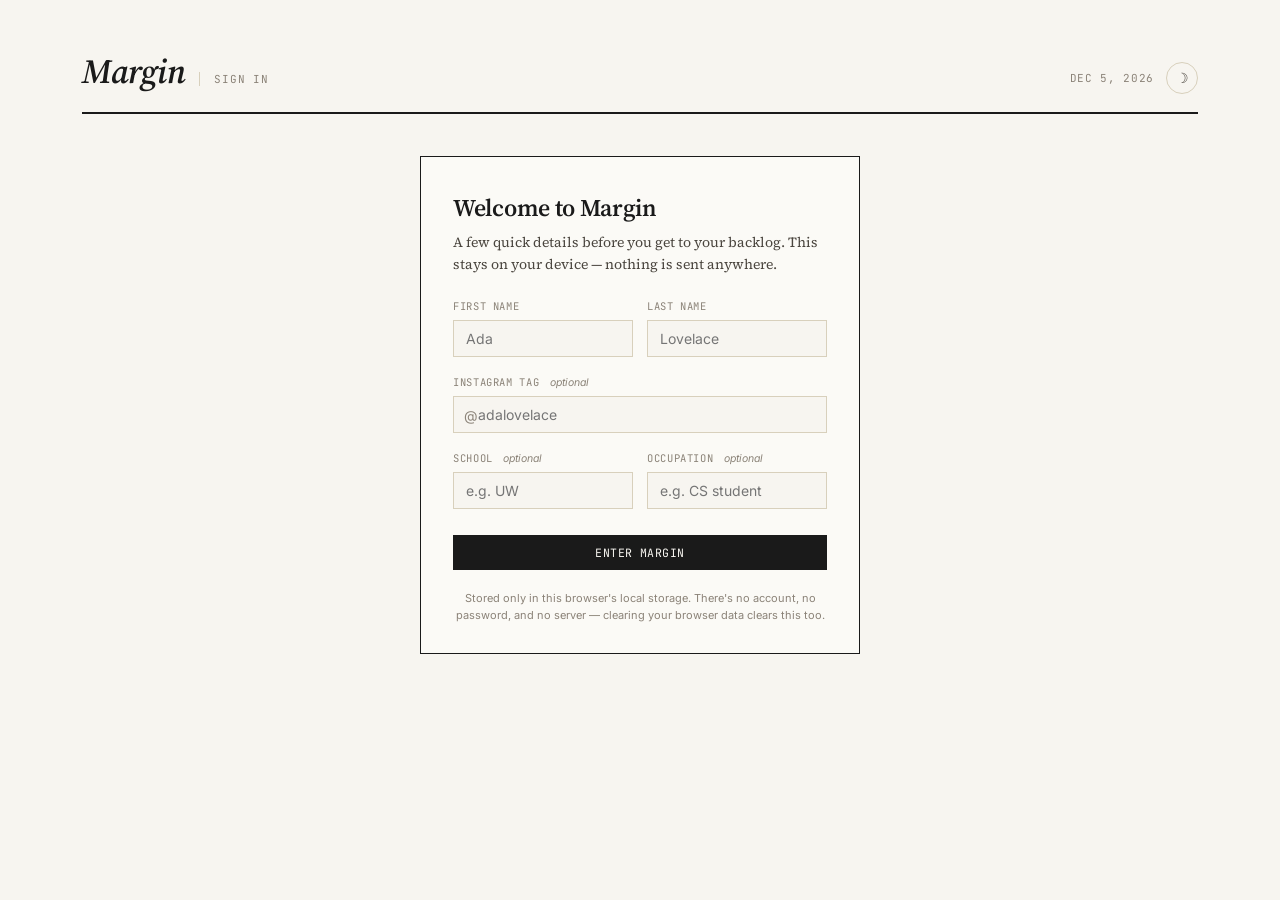
<file: login.html>
<!DOCTYPE html>
<html lang="en">
<head>
<meta charset="UTF-8">
<meta name="viewport" content="width=device-width, initial-scale=1.0">
<title>Margin — sign in</title>
<link rel="preconnect" href="https://fonts.googleapis.com">
<link href="https://fonts.googleapis.com/css2?family=Source+Serif+4:ital,opsz,wght@0,8..60,400;0,8..60,500;0,8..60,600;1,8..60,400&family=JetBrains+Mono:wght@400;500;600&family=Inter:wght@400;500;600&display=swap" rel="stylesheet">
<link rel="stylesheet" href="style.css">
<link rel="stylesheet" href="login.css">
</head>
<body>
<div class="wrap">

  <div class="masthead">
    <div class="brand">
      <span class="mark">Margin</span>
      <span class="tag" id="pageTag">sign in</span>
    </div>
    <div class="masthead-right">
      <span class="date" id="dateline"></span>
      <button class="theme-toggle" id="themeToggle" title="Switch theme" aria-label="Switch between light and dark theme">&#9789;</button>
    </div>
  </div>

  <div class="login-stage">
    <div class="login-card">
      <div class="login-head">
        <h1 id="loginHeading">Welcome to Margin</h1>
        <p class="login-deck" id="loginDeck">A few quick details before you get to your backlog. This stays on your device — nothing is sent anywhere.</p>
      </div>

      <div class="login-error" id="loginError"></div>

      <form id="loginForm">
        <div class="field-row">
          <div class="field-group">
            <label>First name</label>
            <input type="text" id="lFirstName" placeholder="Ada" autocomplete="given-name">
          </div>
          <div class="field-group">
            <label>Last name</label>
            <input type="text" id="lLastName" placeholder="Lovelace" autocomplete="family-name">
          </div>
        </div>

        <div class="field-group">
          <label>Instagram tag <span class="optional-tag">optional</span></label>
          <div class="ig-input-wrap">
            <input type="text" id="lInstagram" placeholder="adalovelace" autocomplete="off">
          </div>
        </div>

        <div class="field-row">
          <div class="field-group">
            <label>School <span class="optional-tag">optional</span></label>
            <input type="text" id="lSchool" placeholder="e.g. UW" autocomplete="organization">
          </div>
          <div class="field-group">
            <label>Occupation <span class="optional-tag">optional</span></label>
            <input type="text" id="lOccupation" placeholder="e.g. CS student" autocomplete="off">
          </div>
        </div>

        <div class="login-actions">
          <a href="index.html" class="login-cancel" id="loginCancel" style="display:none;">Cancel</a>
          <button type="submit" class="btn btn-primary" id="loginSubmitBtn">Enter Margin</button>
        </div>
      </form>

      <p class="login-footer-note">Stored only in this browser's local storage. There's no account, no password, and no server — clearing your browser data clears this too.</p>
    </div>
  </div>

</div>

<div class="toast" id="toast"></div>

<script src="login.js"></script>
</body>
</html>
</file>
<file: style.css>
/* ============================================================
   MARGIN — submission backlog
   Theme variables: light is default, [data-theme="dark"] overrides
   ============================================================ */

:root{
  --paper: #F7F5F0;
  --paper-2: #FBFAF6;
  --ink: #1A1A1A;
  --ink-soft: #4A453E;
  --pencil: #8B8378;
  --tan: #E8E2D4;
  --tan-line: #D8D0BC;
  --red: #B0341F;
  --red-soft: #F5E2DC;
  --green: #2D5C4D;
  --green-soft: #DCE8E2;
  --amber: #93640E;
  --amber-soft: #F1E6CC;
  --blue: #2A4D6E;
  --blue-soft: #DCE6EE;
  --radar-freq: #284159;
  --radar-freq-soft: #D7E1EA;
  --radar-success: #D9822E;
  --radar-success-soft: #F7E2CC;
  --overlay: rgba(26,26,26,0.45);
  --shadow-card: 0 1px 2px rgba(26,26,26,0.05), 0 6px 18px rgba(26,26,26,0.04);
  --transition-fast: 0.15s ease;
  --transition-base: 0.25s ease;
}

[data-theme="dark"]{
  --paper: #1B1A17;
  --paper-2: #221F1A;
  --ink: #F2EFE8;
  --ink-soft: #C9C3B6;
  --pencil: #8A8275;
  --tan: #2E2A23;
  --tan-line: #3D3729;
  --red: #E08366;
  --red-soft: #3A2620;
  --green: #6FBFA0;
  --green-soft: #1F352D;
  --amber: #E0B85A;
  --amber-soft: #38301B;
  --blue: #8FB6DA;
  --blue-soft: #1F2E3D;
  --radar-freq: #5B86AE;
  --radar-freq-soft: #1F2E3D;
  --radar-success: #F7C873;
  --radar-success-soft: #3A2C18;
  --overlay: rgba(0,0,0,0.6);
  --shadow-card: 0 1px 2px rgba(0,0,0,0.3), 0 6px 18px rgba(0,0,0,0.25);
}

*{box-sizing:border-box;}

body{
  margin:0;
  background:var(--paper);
  color:var(--ink);
  font-family:'Inter',sans-serif;
  -webkit-font-smoothing:antialiased;
  transition:background var(--transition-base), color var(--transition-base);
}

.wrap{max-width:1180px;margin:0 auto;padding:48px 32px 96px;}

/* ---------- Header ---------- */
.masthead{
  display:flex;justify-content:space-between;align-items:flex-end;
  border-bottom:2px solid var(--ink);padding-bottom:18px;margin-bottom:6px;
  transition:border-color var(--transition-base);
}
.brand{display:flex;align-items:baseline;gap:14px;}
.brand .mark{font-family:'Source Serif 4',serif;font-style:italic;font-weight:600;font-size:34px;letter-spacing:-0.5px;}
.brand .tag{
  font-family:'JetBrains Mono',monospace;font-size:11px;letter-spacing:0.08em;text-transform:uppercase;
  color:var(--pencil);border-left:1px solid var(--tan-line);padding-left:14px;
}
.masthead-right{display:flex;align-items:center;gap:12px;flex-wrap:wrap;}
.masthead .date{
  font-family:'JetBrains Mono',monospace;font-size:11px;color:var(--pencil);
  text-transform:uppercase;letter-spacing:0.06em;
}
.theme-toggle{
  background:none;border:1px solid var(--tan-line);color:var(--ink-soft);
  width:32px;height:32px;border-radius:50%;cursor:pointer;
  display:flex;align-items:center;justify-content:center;font-size:14px;
  transition:all var(--transition-fast);
}
.theme-toggle:hover{border-color:var(--ink);color:var(--ink);transform:rotate(15deg);}

/* ---------- Profile chip (masthead) ---------- */
.profile-chip{
  font-family:'JetBrains Mono',monospace;font-size:11px;color:var(--ink-soft);
  border:1px solid var(--tan-line);border-radius:14px;padding:5px 12px;white-space:nowrap;cursor:default;
  transition:border-color var(--transition-fast);
}
.profile-chip .profile-name-prefix{color:var(--pencil);}
.icon-btn-circle{
  background:none;border:1px solid var(--tan-line);color:var(--ink-soft);
  width:28px;height:28px;border-radius:50%;cursor:pointer;
  display:flex;align-items:center;justify-content:center;font-size:12px;
  transition:all var(--transition-fast);flex-shrink:0;
}
.icon-btn-circle:hover{border-color:var(--ink);color:var(--ink);transform:translateY(-1px);}
.icon-btn-circle.danger:hover{border-color:var(--red);color:var(--red);}

.deck{font-family:'Source Serif 4',serif;font-size:17px;color:var(--ink-soft);max-width:680px;margin:18px 0 36px;line-height:1.5;}

/* ---------- Mascot ---------- */
.mascot-svg{width:52px;height:52px;flex-shrink:0;}
.mascot-svg .m-face{transition:d var(--transition-base);}
.mascot-svg .m-body{fill:var(--tan);stroke:var(--ink);stroke-width:1.5;transition:fill var(--transition-base), stroke var(--transition-base);}
.mascot-svg .m-eye{fill:var(--ink);transition:fill var(--transition-base);}
.mascot-svg .m-mouth{stroke:var(--ink);stroke-width:2;fill:none;stroke-linecap:round;transition:stroke var(--transition-base), d var(--transition-base);}
.mascot-svg.mood-up .m-body{fill:var(--green-soft);}
.mascot-svg.mood-down .m-body{fill:var(--red-soft);}
.mascot-svg.mood-neutral .m-body{fill:var(--tan);}
.mascot-bob{animation:mascotBob 3.2s ease-in-out infinite;}
@keyframes mascotBob{
  0%,100%{transform:translateY(0) rotate(0deg);}
  50%{transform:translateY(-4px) rotate(-2deg);}
}

/* ---------- Stat strip ---------- */
.stat-strip{display:grid;grid-template-columns:repeat(4,1fr);border:1.5px solid var(--ink);background:var(--paper-2);transition:border-color var(--transition-base), background var(--transition-base);}
.stat-cell{padding:20px 22px;border-right:1.5px solid var(--ink);position:relative;overflow:hidden;}
.stat-cell:last-child{border-right:none;}
.stat-label{font-family:'JetBrains Mono',monospace;font-size:10.5px;letter-spacing:0.08em;text-transform:uppercase;color:var(--pencil);margin-bottom:8px;}
.stat-value{font-family:'Source Serif 4',serif;font-size:30px;font-weight:600;line-height:1;display:inline-block;}
.stat-value.counting{color:var(--ink);}
.stat-sub{font-size:12px;color:var(--ink-soft);margin-top:6px;}
.stat-cell::after{
  content:'';position:absolute;bottom:0;left:0;height:2px;width:0%;background:var(--ink);
  transition:width 0.9s cubic-bezier(0.22, 1, 0.36, 1);
}
.stat-cell.animate-in::after{width:100%;}

/* ---------- Signal box ---------- */
.signal-box{border:1.5px solid var(--ink);border-top:none;background:#fff;padding:20px 24px;margin-bottom:36px;transition:background var(--transition-base), border-color var(--transition-base);}
[data-theme="dark"] .signal-box{background:var(--paper-2);}
.signal-head{font-family:'JetBrains Mono',monospace;font-size:10.5px;letter-spacing:0.08em;text-transform:uppercase;color:var(--pencil);margin-bottom:12px;display:flex;align-items:center;gap:8px;}
.signal-list{margin:0;padding:0;list-style:none;display:flex;flex-direction:column;gap:10px;}
.signal-item{
  display:flex;gap:12px;font-size:14px;line-height:1.55;opacity:0;transform:translateX(-8px);
  animation:signalIn 0.45s ease forwards;
}
.signal-item .marker{flex-shrink:0;width:6px;height:6px;border-radius:50%;margin-top:7px;}
.signal-item.up .marker{background:var(--green);}
.signal-item.down .marker{background:var(--red);}
.signal-item.neutral .marker{background:var(--pencil);}
.signal-empty{font-size:13.5px;color:var(--pencil);font-style:italic;}
@keyframes signalIn{to{opacity:1;transform:translateX(0);}}

/* ---------- Toolbar ---------- */
.toolbar{display:flex;justify-content:space-between;align-items:center;margin-bottom:18px;flex-wrap:wrap;gap:12px;}
.toolbar-left{display:flex;gap:10px;flex-wrap:wrap;}
.filter-pill{
  font-family:'JetBrains Mono',monospace;font-size:11px;text-transform:uppercase;letter-spacing:0.04em;
  background:none;border:1px solid var(--tan-line);color:var(--ink-soft);padding:7px 13px;cursor:pointer;
  border-radius:20px;transition:all var(--transition-fast);
}
.filter-pill.active{background:var(--ink);color:var(--paper);border-color:var(--ink);}
.filter-pill:hover:not(.active){border-color:var(--ink);transform:translateY(-1px);}
.toolbar-right{display:flex;gap:10px;}
.btn{
  font-family:'JetBrains Mono',monospace;font-size:11.5px;letter-spacing:0.04em;text-transform:uppercase;
  background:none;border:1px solid var(--tan-line);color:var(--ink-soft);padding:9px 16px;cursor:pointer;
  display:inline-flex;align-items:center;gap:7px;transition:all var(--transition-fast);
}
.btn:hover{border-color:var(--ink);color:var(--ink);transform:translateY(-1px);}
.btn:active{transform:translateY(0) scale(0.97);}
.btn-primary{background:var(--ink);color:var(--paper);border-color:var(--ink);}
.btn-primary:hover{background:var(--red);border-color:var(--red);color:var(--paper);}
input[type=file]{display:none;}

/* ---------- Table ---------- */
.table-wrap{border:1.5px solid var(--ink);background:var(--paper-2);overflow-x:auto;transition:border-color var(--transition-base), background var(--transition-base);}
table{width:100%;border-collapse:collapse;min-width:780px;}
th{
  font-family:'JetBrains Mono',monospace;font-size:10.5px;letter-spacing:0.06em;text-transform:uppercase;
  color:var(--pencil);text-align:left;padding:12px 16px;border-bottom:1.5px solid var(--ink);background:var(--tan);
  white-space:nowrap;transition:background var(--transition-base), border-color var(--transition-base);
}
td{padding:13px 16px;border-bottom:1px solid var(--tan-line);font-size:13.5px;vertical-align:top;}
tr:last-child td{border-bottom:none;}
tr.entry-row{transition:background var(--transition-fast);opacity:0;transform:translateY(6px);animation:rowIn 0.35s ease forwards;}
tr.entry-row:hover{background:#fff;}
[data-theme="dark"] tr.entry-row:hover{background:var(--tan);}
@keyframes rowIn{to{opacity:1;transform:translateY(0);}}
.cell-company{font-weight:500;}
.cell-role{color:var(--ink-soft);font-size:12.5px;}
.status-tag{
  font-family:'JetBrains Mono',monospace;font-size:10.5px;text-transform:uppercase;letter-spacing:0.03em;
  padding:3px 9px;border-radius:11px;white-space:nowrap;display:inline-block;transition:transform var(--transition-fast);
}
.status-applied{background:var(--blue-soft);color:var(--blue);}
.status-interview{background:var(--amber-soft);color:var(--amber);}
.status-offer{background:var(--green-soft);color:var(--green);}
.status-rejected{background:var(--red-soft);color:var(--red);}
.status-withdrawn{background:var(--tan);color:var(--pencil);}
.cell-version{font-family:'JetBrains Mono',monospace;font-size:11.5px;color:var(--ink-soft);}
.cell-date{font-family:'JetBrains Mono',monospace;font-size:11.5px;color:var(--pencil);white-space:nowrap;}
.row-actions{display:flex;gap:6px;}
.icon-btn{
  background:none;border:none;cursor:pointer;color:var(--pencil);font-size:13px;padding:3px 5px;
  font-family:'JetBrains Mono',monospace;transition:color var(--transition-fast), transform var(--transition-fast);
}
.icon-btn:hover{color:var(--ink);transform:scale(1.1);}
.icon-btn.danger:hover{color:var(--red);}
.empty-state{padding:60px 30px;text-align:center;}
.empty-state p{font-family:'Source Serif 4',serif;font-size:16px;color:var(--ink-soft);margin:0 0 18px;}

/* ---------- Modal ---------- */
.modal-overlay{
  display:none;position:fixed;top:0;left:0;width:100%;height:100%;background:var(--overlay);
  align-items:center;justify-content:center;z-index:50;padding:24px;
}
.modal-overlay.show{display:flex;animation:overlayIn 0.2s ease;}
@keyframes overlayIn{from{opacity:0;}to{opacity:1;}}
.modal{
  background:var(--paper-2);border:1.5px solid var(--ink);max-width:560px;width:100%;max-height:88vh;overflow-y:auto;
  animation:modalIn 0.25s cubic-bezier(0.22, 1, 0.36, 1);
  transition:background var(--transition-base), border-color var(--transition-base);
}
@keyframes modalIn{from{opacity:0;transform:translateY(12px) scale(0.98);}to{opacity:1;transform:translateY(0) scale(1);}}
.modal-head{display:flex;justify-content:space-between;align-items:center;padding:20px 26px;border-bottom:1.5px solid var(--ink);}
.modal-head h2{font-family:'Source Serif 4',serif;font-size:19px;font-weight:600;margin:0;}
.modal-close{background:none;border:none;font-size:20px;color:var(--pencil);cursor:pointer;line-height:1;transition:color var(--transition-fast), transform var(--transition-fast);}
.modal-close:hover{color:var(--red);transform:rotate(90deg);}
.modal-body{padding:24px 26px;}
.field-group{margin-bottom:18px;}
.field-group label{
  display:block;font-family:'JetBrains Mono',monospace;font-size:10.5px;letter-spacing:0.06em;text-transform:uppercase;
  color:var(--pencil);margin-bottom:7px;
}
.field-row{display:grid;grid-template-columns:1fr 1fr;gap:14px;}
input[type=text], input[type=date], select, textarea.modal-textarea{
  width:100%;font-family:'Inter',sans-serif;font-size:14px;border:1.5px solid var(--tan-line);
  background:var(--paper);color:var(--ink);padding:9px 12px;outline:none;transition:border-color var(--transition-fast);
}
textarea.modal-textarea{font-family:'Source Serif 4',serif;min-height:90px;resize:vertical;}
input:focus, select:focus, textarea:focus{border-color:var(--ink);}
.modal-footer{padding:18px 26px;border-top:1.5px solid var(--ink);display:flex;justify-content:space-between;align-items:center;}
.helper-text{font-size:11.5px;color:var(--pencil);margin-top:6px;line-height:1.4;}

/* ---------- Versions manager ---------- */
.version-manager{margin-bottom:36px;}
.version-manager-head{display:flex;justify-content:space-between;align-items:center;margin-bottom:14px;}
.version-manager-head h2{font-family:'Source Serif 4',serif;font-size:19px;font-weight:600;margin:0;}
.version-grid{display:grid;grid-template-columns:repeat(auto-fit,minmax(230px,1fr));gap:0;border:1.5px solid var(--ink);background:var(--paper-2);}
.version-empty{padding:24px;text-align:center;color:var(--pencil);font-size:13.5px;font-style:italic;border:1.5px solid var(--ink);background:var(--paper-2);}

/* ---------- Section headers ---------- */
.section-head{display:flex;align-items:baseline;gap:12px;margin:42px 0 14px;}
.section-head h2{font-family:'Source Serif 4',serif;font-size:21px;font-weight:600;margin:0;}
.section-head .count{font-family:'JetBrains Mono',monospace;font-size:11px;color:var(--pencil);}

/* ---------- Claude prompt panel ---------- */
.prompt-panel{padding:0;}
.prompt-box{
  background:var(--paper);border:1.5px solid var(--tan-line);padding:18px 20px;font-family:'JetBrains Mono',monospace;
  font-size:12px;line-height:1.6;color:var(--ink-soft);white-space:pre-wrap;max-height:340px;overflow-y:auto;margin-bottom:14px;
}
.copy-confirm{font-size:12px;color:var(--green);font-family:'JetBrains Mono',monospace;margin-left:10px;opacity:0;transition:opacity 0.2s;}
.copy-confirm.show{opacity:1;}
.note-display{
  background:var(--green-soft);border:1px solid var(--green);padding:14px 18px;font-size:13.5px;
  line-height:1.55;color:var(--ink);margin-top:14px;display:none;
}
.note-display.show{display:block;animation:rowIn 0.3s ease;}
.note-label{font-family:'JetBrains Mono',monospace;font-size:10px;text-transform:uppercase;letter-spacing:0.06em;color:var(--green);margin-bottom:6px;}

.toast{
  position:fixed;bottom:24px;right:24px;background:var(--ink);color:var(--paper);padding:12px 20px;
  font-size:13px;border-radius:2px;z-index:100;opacity:0;transform:translateY(10px);transition:all 0.2s;pointer-events:none;
}
.toast.show{opacity:1;transform:translateY(0);}

/* ---------- File upload (version attach) ---------- */
.dropzone{
  border:1.5px dashed var(--tan-line);border-radius:2px;
  padding:22px 16px;text-align:center;cursor:pointer;transition:border-color var(--transition-fast), background var(--transition-fast);
  background:var(--paper);
}
.dropzone:hover, .dropzone.drag{border-color:var(--red);}
.dropzone input{display:none;}
.dz-icon{font-size:20px;color:var(--pencil);margin-bottom:6px;display:block;}
.dz-text{font-size:13px;color:var(--ink-soft);}
.dz-text b{color:var(--ink);font-weight:600;}
.dz-hint{font-size:11px;color:var(--pencil);margin-top:4px;}
.filename-chip{
  margin-top:12px;display:none;align-items:center;gap:10px;
  background:var(--tan);border:1px solid var(--tan-line);padding:8px 12px;font-size:13px;
}
.filename-chip.show{display:flex;}
.filename-chip .fn{flex:1;overflow:hidden;text-overflow:ellipsis;white-space:nowrap;font-family:'JetBrains Mono',monospace;font-size:11.5px;}
.filename-chip .fn-size{font-family:'JetBrains Mono',monospace;font-size:10.5px;color:var(--pencil);white-space:nowrap;}
.filename-chip button{background:none;border:none;cursor:pointer;color:var(--pencil);font-size:15px;line-height:1;padding:0 2px;}
.filename-chip button:hover{color:var(--red);}
.size-warning{
  display:none;font-size:11.5px;color:var(--amber);background:var(--amber-soft);border:1px solid var(--amber);
  padding:8px 12px;margin-top:10px;line-height:1.4;
}
.size-warning.show{display:block;}
.size-warning.blocking{color:var(--red);background:var(--red-soft);border-color:var(--red);}
.or-divider{
  display:flex;align-items:center;gap:10px;margin:14px 0;color:var(--pencil);
  font-family:'JetBrains Mono',monospace;font-size:10.5px;letter-spacing:0.08em;
}
.or-divider::before,.or-divider::after{content:'';flex:1;height:1px;background:var(--tan-line);}

/* ---------- Clickable version cards ---------- */
.version-card-link{display:block;text-decoration:none;color:inherit;cursor:pointer;}
.version-card{
  padding:16px 18px;border-right:1px solid var(--tan-line);border-bottom:1px solid var(--tan-line);
  transition:background var(--transition-fast), transform var(--transition-fast);position:relative;
}
.version-card:hover{background:var(--tan);transform:translateY(-1px);}
.version-card .vname{font-weight:500;font-size:14px;margin-bottom:6px;display:flex;align-items:center;gap:6px;padding-right:20px;}
.version-card .vfile-badge{
  font-family:'JetBrains Mono',monospace;font-size:9px;text-transform:uppercase;letter-spacing:0.04em;
  color:var(--green);background:var(--green-soft);padding:1px 6px;border-radius:8px;
}
.version-card .vstats{font-family:'JetBrains Mono',monospace;font-size:11px;color:var(--pencil);display:flex;gap:14px;}
.version-card .vstats b{color:var(--ink-soft);}
.version-card .v-arrow{
  position:absolute;bottom:14px;right:14px;color:var(--pencil);font-size:13px;opacity:0;transition:opacity var(--transition-fast);
}
.version-card:hover .v-arrow{opacity:1;}
.version-delete-btn{
  position:absolute;top:10px;right:10px;background:none;border:none;cursor:pointer;
  color:var(--pencil);font-size:16px;line-height:1;padding:2px 6px;opacity:0;
  transition:opacity var(--transition-fast), color var(--transition-fast);z-index:2;
}
.version-card:hover .version-delete-btn{opacity:1;}
.version-delete-btn:hover{color:var(--red);}

/* ============================================================
   Radar centerpiece — replaces the old full-width mascot dock
   ============================================================ */
.radar-centerpiece{
  display:grid;grid-template-columns:1fr 220px;gap:0;
  border:1.5px solid var(--ink);background:var(--paper-2);margin-bottom:24px;
  transition:border-color var(--transition-base), background var(--transition-base);
}
.radar-main{padding:24px 28px 20px;border-right:1.5px solid var(--ink);}
.radar-head{display:flex;justify-content:space-between;align-items:center;margin-bottom:4px;flex-wrap:wrap;gap:10px;}
.radar-head h2{font-family:'Source Serif 4',serif;font-size:19px;font-weight:600;margin:0;}

.radar-chart-wrap{
  display:flex;align-items:center;justify-content:center;min-height:340px;position:relative;
}
.radar-empty{
  font-family:'Source Serif 4',serif;font-size:14px;color:var(--pencil);text-align:center;
  max-width:320px;line-height:1.5;font-style:italic;padding:30px 10px;
}
#radarSvg{width:100%;max-width:400px;height:auto;}

.radar-grid-ring{fill:none;stroke:var(--tan-line);stroke-width:1;transition:stroke var(--transition-base);}
.radar-axis-line{stroke:var(--tan-line);stroke-width:1;transition:stroke var(--transition-base);}
.radar-axis-label{
  font-family:'JetBrains Mono',monospace;font-size:10px;fill:var(--ink-soft);
  letter-spacing:0.01em;transition:fill var(--transition-base);font-weight:500;
}
.radar-scale-label{
  font-family:'JetBrains Mono',monospace;font-size:8px;fill:var(--pencil);
  transition:fill var(--transition-base);
}
.radar-shape-freq{
  fill:var(--radar-freq-soft);stroke:var(--radar-freq);stroke-width:2.25;fill-opacity:0.45;
  transition:fill var(--transition-base), stroke var(--transition-base), d 0.5s ease;
}
.radar-shape-success{
  fill:var(--radar-success-soft);stroke:var(--radar-success);stroke-width:2.25;fill-opacity:0.4;
  stroke-dasharray:5 3;
  transition:fill var(--transition-base), stroke var(--transition-base), d 0.5s ease;
}
.radar-point{transition:fill var(--transition-base), r var(--transition-fast);cursor:default;}
.radar-point:hover{r:5;}
.radar-point-freq{fill:var(--radar-freq);}
.radar-point-success{fill:var(--radar-success);}
.radar-point-success{stroke:var(--paper-2);stroke-width:1.5;}
.radar-point-freq{stroke:var(--paper-2);stroke-width:1.5;}

.radar-detail-panel{
  border:1.5px solid var(--tan-line);background:var(--paper);min-height:92px;
  padding:14px 18px;margin-top:14px;transition:border-color var(--transition-base), background var(--transition-base);
}
.radar-detail-placeholder{
  font-family:'Source Serif 4',serif;font-size:13px;color:var(--pencil);font-style:italic;
  display:flex;align-items:center;min-height:64px;line-height:1.5;
}
.radar-detail-content{animation:rowIn 0.2s ease;}
.radar-detail-head{display:flex;justify-content:space-between;align-items:baseline;gap:10px;margin-bottom:8px;flex-wrap:wrap;}
.radar-detail-name{font-family:'Source Serif 4',serif;font-size:16px;font-weight:600;}
.radar-detail-stats{display:flex;gap:12px;flex-wrap:wrap;}
.radar-detail-stat{
  font-family:'JetBrains Mono',monospace;font-size:11px;padding:2px 8px;border-radius:10px;white-space:nowrap;
}
.radar-detail-stat-freq{background:var(--radar-freq-soft);color:var(--radar-freq);}
.radar-detail-stat-success{background:var(--radar-success-soft);color:var(--radar-success);}
.radar-detail-text{
  font-family:'Source Serif 4',serif;font-size:13.5px;line-height:1.6;color:var(--ink-soft);margin:0;
}

.radar-axis-hit{fill:transparent;cursor:pointer;}
.radar-axis-label-group:hover .radar-axis-label,
.radar-axis-label-group.active .radar-axis-label{fill:var(--ink);font-weight:600;}

.radar-legend{display:flex;gap:20px;justify-content:center;margin-top:6px;flex-wrap:wrap;}
.swatch-freq{background:var(--radar-freq-soft);border:1.5px solid var(--radar-freq);}
.swatch-success{background:var(--radar-success-soft);border:1.5px dashed var(--radar-success);}

/* ---------- Mini mascot, docked beside the radar ---------- */
.mascot-dock-mini{
  display:flex;flex-direction:column;align-items:center;justify-content:center;gap:14px;
  padding:24px 18px;text-align:center;
}
.mascot-dock-mini .mascot-svg{width:46px;height:46px;}
.mascot-line-mini{font-family:'Source Serif 4',serif;font-size:13px;color:var(--ink-soft);line-height:1.5;}
.mascot-line-mini b{color:var(--ink);font-weight:600;}

/* ---------- Signal + Account row ---------- */
.signal-account-row{
  display:grid;grid-template-columns:1fr 260px;gap:0;
  border:1.5px solid var(--ink);border-top:none;margin-bottom:36px;
  transition:border-color var(--transition-base);
}
.signal-account-row .signal-box{
  border:none;margin-bottom:0;border-right:1.5px solid var(--ink);
}

/* ---------- Account panel ---------- */
.account-panel{
  padding:20px 22px;display:flex;flex-direction:column;gap:0;
  background:var(--paper-2);transition:background var(--transition-base);
}
.account-panel .signal-head{margin-bottom:14px;}
.acct-name{
  font-family:'Source Serif 4',serif;font-size:18px;font-weight:600;line-height:1.2;margin-bottom:5px;
}
.acct-meta{
  font-family:'JetBrains Mono',monospace;font-size:11px;color:var(--ink-soft);line-height:1.6;
}
.acct-since{
  font-family:'JetBrains Mono',monospace;font-size:10px;color:var(--pencil);
  text-transform:uppercase;letter-spacing:0.06em;margin-top:5px;
}
.acct-actions{display:flex;flex-direction:column;gap:8px;margin-top:16px;}
.acct-actions .btn{justify-content:center;text-align:center;font-size:12px;padding:8px 12px;}
.btn-danger-outline{
  background:none;border:1px solid var(--red);color:var(--red);
  transition:background var(--transition-fast), color var(--transition-fast);
}
.btn-danger-outline:hover{background:var(--red-soft);}
.btn-danger{
  background:var(--red);color:#fff;border:1.5px solid var(--red);
  transition:opacity var(--transition-fast);
}
.btn-danger:hover{opacity:0.88;}
.acct-divider{height:1px;background:var(--tan-line);margin:18px 0 14px;transition:background var(--transition-base);}
.acct-profiles-head{display:flex;justify-content:space-between;align-items:center;margin-bottom:0;}
.acct-profiles-label{
  font-family:'JetBrains Mono',monospace;font-size:10px;color:var(--pencil);
  text-transform:uppercase;letter-spacing:0.07em;
}
.acct-profiles-toggle{
  background:none;border:none;cursor:pointer;
  font-family:'JetBrains Mono',monospace;font-size:10px;color:var(--ink-soft);
  text-transform:uppercase;letter-spacing:0.06em;padding:0;text-decoration:underline;
  text-underline-offset:2px;transition:color var(--transition-fast);
}
.acct-profiles-toggle:hover{color:var(--ink);}
.acct-profiles-list{margin-top:10px;display:flex;flex-direction:column;gap:8px;}
.acct-profile-row{
  display:flex;align-items:center;justify-content:space-between;gap:8px;
  padding:8px 10px;border:1px solid var(--tan-line);background:var(--paper);
  transition:background var(--transition-fast);
}
.acct-profile-row:hover{background:var(--tan);}
.acct-profile-info{flex:1;min-width:0;}
.acct-profile-pname{font-size:13px;font-weight:500;white-space:nowrap;overflow:hidden;text-overflow:ellipsis;}
.acct-profile-pdate{font-family:'JetBrains Mono',monospace;font-size:10px;color:var(--pencil);}
.acct-profile-active-badge{
  font-family:'JetBrains Mono',monospace;font-size:9px;text-transform:uppercase;letter-spacing:0.04em;
  background:var(--green-soft);color:var(--green);padding:1px 6px;border-radius:8px;white-space:nowrap;
}
.acct-profile-del{
  background:none;border:none;cursor:pointer;color:var(--pencil);font-size:14px;
  line-height:1;padding:2px 4px;flex-shrink:0;transition:color var(--transition-fast);
}
.acct-profile-del:hover{color:var(--red);}
.acct-profiles-empty{font-size:12px;color:var(--pencil);font-style:italic;padding:4px 0;}

/* ---------- Delete account modal options ---------- */
.delete-acct-options{display:flex;flex-direction:column;gap:10px;}
.delete-acct-option{
  display:grid;grid-template-columns:auto 1fr;grid-template-rows:auto auto;
  gap:2px 10px;padding:12px 14px;border:1.5px solid var(--tan-line);cursor:pointer;
  transition:border-color var(--transition-fast), background var(--transition-fast);
  background:var(--paper);
}
.delete-acct-option:has(input:checked){border-color:var(--ink);background:var(--tan);}
.delete-acct-option input{grid-row:1/3;align-self:center;margin:0;accent-color:var(--ink);}
.dao-label{font-size:13.5px;font-weight:500;}
.dao-sub{font-size:12px;color:var(--ink-soft);line-height:1.45;}

/* ============================================================
   Community panel — "Who's using Margin"
   ============================================================ */
.community-panel{
  border:1.5px solid var(--ink);border-top:none;background:var(--paper-2);
  margin-bottom:36px;transition:border-color var(--transition-base), background var(--transition-base);
}
.community-head{
  display:flex;justify-content:space-between;align-items:center;
  padding:18px 24px 14px;border-bottom:1px solid var(--tan-line);gap:12px;flex-wrap:wrap;
  transition:border-color var(--transition-base);
}
.community-head-left{display:flex;align-items:baseline;gap:12px;}
.community-head-left h2{
  font-family:'Source Serif 4',serif;font-size:19px;font-weight:600;margin:0;
}
.community-live-badge{
  font-family:'JetBrains Mono',monospace;font-size:9.5px;text-transform:uppercase;letter-spacing:0.06em;
  background:var(--green-soft);color:var(--green);padding:2px 8px;border-radius:10px;
  white-space:nowrap;
}
.community-head-right{display:flex;align-items:center;gap:10px;}
.community-refresh-btn{
  width:32px;height:32px;padding:0;display:flex;align-items:center;justify-content:center;
  font-size:16px;flex-shrink:0;
}
.community-refresh-btn.spinning{animation:spin 0.7s linear infinite;}
@keyframes spin{to{transform:rotate(360deg);}}

/* Config row */
.community-config-row{
  padding:14px 24px 16px;border-bottom:1px solid var(--tan-line);
  background:var(--paper);transition:background var(--transition-base), border-color var(--transition-base);
}
.community-config-label{
  font-family:'JetBrains Mono',monospace;font-size:10px;color:var(--pencil);
  text-transform:uppercase;letter-spacing:0.07em;display:block;margin-bottom:7px;
}
.community-config-input-wrap{display:flex;gap:8px;}
.community-config-input{
  flex:1;font-family:'JetBrains Mono',monospace;font-size:12px;padding:8px 12px;
  border:1.5px solid var(--tan-line);background:var(--paper-2);color:var(--ink);
  outline:none;transition:border-color var(--transition-fast), background var(--transition-base);
}
.community-config-input:focus{border-color:var(--ink);}
.community-gh-link{
  color:var(--ink-soft);text-decoration:underline;text-underline-offset:2px;
  font-size:11px;transition:color var(--transition-fast);
}
.community-gh-link:hover{color:var(--ink);}

/* Loading */
.community-loading{
  display:flex;align-items:center;gap:6px;padding:28px 24px;
}
.community-loading-dot{
  width:6px;height:6px;border-radius:50%;background:var(--pencil);
  animation:dotPulse 1.2s ease-in-out infinite;
}
.community-loading-dot:nth-child(2){animation-delay:0.2s;}
.community-loading-dot:nth-child(3){animation-delay:0.4s;}
@keyframes dotPulse{0%,80%,100%{opacity:0.25;}40%{opacity:1;}}
.community-loading-text{
  font-family:'JetBrains Mono',monospace;font-size:11px;color:var(--pencil);
  text-transform:uppercase;letter-spacing:0.06em;margin-left:4px;
}

/* Error */
.community-error{
  padding:20px 24px;font-size:13px;color:var(--red);
  background:var(--red-soft);border-top:1px solid var(--red);line-height:1.5;
}

/* Profile grid */
.community-grid{
  display:grid;grid-template-columns:repeat(auto-fill,minmax(220px,1fr));
  gap:0;padding:0;
}
.community-card{
  padding:18px 20px;border-right:1px solid var(--tan-line);border-bottom:1px solid var(--tan-line);
  transition:background var(--transition-fast);position:relative;
}
.community-card:hover{background:var(--tan);}
.cc-name{
  font-family:'Source Serif 4',serif;font-size:16px;font-weight:600;margin-bottom:3px;
  white-space:nowrap;overflow:hidden;text-overflow:ellipsis;
}
.cc-meta{
  font-family:'JetBrains Mono',monospace;font-size:10.5px;color:var(--pencil);
  margin-bottom:12px;white-space:nowrap;overflow:hidden;text-overflow:ellipsis;
}
.cc-stats{display:flex;flex-direction:column;gap:5px;}
.cc-stat-row{display:flex;justify-content:space-between;align-items:baseline;gap:6px;}
.cc-stat-label{font-family:'JetBrains Mono',monospace;font-size:10px;color:var(--pencil);text-transform:uppercase;letter-spacing:0.05em;}
.cc-stat-value{font-family:'Source Serif 4',serif;font-size:15px;font-weight:600;color:var(--ink);}
.cc-divider{height:1px;background:var(--tan-line);margin:10px 0;transition:background var(--transition-base);}
.cc-version{
  font-family:'JetBrains Mono',monospace;font-size:10px;color:var(--ink-soft);
  white-space:nowrap;overflow:hidden;text-overflow:ellipsis;
}
.cc-version-label{color:var(--pencil);}
.cc-updated{
  font-family:'JetBrains Mono',monospace;font-size:9.5px;color:var(--pencil);
  margin-top:10px;text-transform:uppercase;letter-spacing:0.05em;
}
.cc-you-badge{
  position:absolute;top:10px;right:12px;
  font-family:'JetBrains Mono',monospace;font-size:9px;text-transform:uppercase;letter-spacing:0.04em;
  background:var(--blue-soft);color:var(--blue);padding:1px 7px;border-radius:8px;
}

/* Empty community state */
.community-empty{
  padding:32px 24px;font-family:'Source Serif 4',serif;font-size:14px;
  color:var(--pencil);font-style:italic;line-height:1.6;
}

@media (max-width:860px){
  .radar-centerpiece{grid-template-columns:1fr;}
  .radar-main{border-right:none;border-bottom:1.5px solid var(--ink);}
  .stat-strip{grid-template-columns:1fr 1fr;}
  .stat-cell:nth-child(2){border-right:none;}
  .stat-cell{border-bottom:1.5px solid var(--ink);}
  .field-row{grid-template-columns:1fr;}
  .masthead{flex-direction:column;align-items:flex-start;gap:10px;}
  .signal-account-row{grid-template-columns:1fr;}
  .signal-account-row .signal-box{border-right:none;border-bottom:1.5px solid var(--ink);}
  .acct-actions{flex-direction:row;flex-wrap:wrap;}
  .community-grid{grid-template-columns:1fr 1fr;}
  .community-config-input-wrap{flex-direction:column;}
  .community-head{flex-direction:column;align-items:flex-start;}
}

@media (prefers-reduced-motion: reduce){
  *, *::before, *::after{animation-duration:0.01ms !important;animation-iteration-count:1 !important;transition-duration:0.01ms !important;}
  .mascot-bob{animation:none;}
}
</file>
<file: login.css>
/* ============================================================
   login.css — styles specific to the profile/login page.
   Loaded alongside the shared style.css, which already provides
   theme variables, masthead, field-group/input styles, buttons.
   ============================================================ */

.login-stage{
  display:flex;justify-content:center;padding:36px 0 60px;
}

.login-card{
  width:100%;max-width:440px;border:1.5px solid var(--ink);background:var(--paper-2);
  padding:34px 32px 30px;transition:background var(--transition-base), border-color var(--transition-base);
}

.login-head{margin-bottom:24px;}
.login-head h1{
  font-family:'Source Serif 4',serif;font-weight:600;font-size:24px;margin:0 0 8px;letter-spacing:-0.3px;
}
.login-deck{font-family:'Source Serif 4',serif;font-size:14px;color:var(--ink-soft);line-height:1.55;margin:0;}

.field-group label .optional-tag{
  font-weight:400;text-transform:none;letter-spacing:0;color:var(--pencil);margin-left:4px;font-family:'Inter',sans-serif;font-style:italic;
}

.ig-input-wrap{position:relative;}
.ig-input-wrap input{padding-left:24px;}
.ig-input-wrap::before{
  content:'@';position:absolute;left:11px;top:50%;transform:translateY(-50%);
  color:var(--pencil);font-size:14px;pointer-events:none;
}

.login-error{
  display:none;font-size:12.5px;color:var(--red);background:var(--red-soft);border:1px solid var(--red);
  padding:9px 13px;margin-bottom:18px;line-height:1.45;
}
.login-error.show{display:block;animation:rowIn 0.2s ease;}

.login-actions{display:flex;justify-content:space-between;align-items:center;gap:14px;margin-top:8px;}
.login-actions .btn-primary{flex:1;justify-content:center;}
.login-cancel{
  font-family:'JetBrains Mono',monospace;font-size:11px;letter-spacing:0.04em;text-transform:uppercase;
  color:var(--pencil);text-decoration:none;white-space:nowrap;transition:color var(--transition-fast);
}
.login-cancel:hover{color:var(--ink);}

.login-footer-note{
  font-size:11px;color:var(--pencil);line-height:1.5;text-align:center;margin:20px 0 0;
}

@media (max-width:480px){
  .login-card{padding:28px 22px 24px;}
}
</file>
